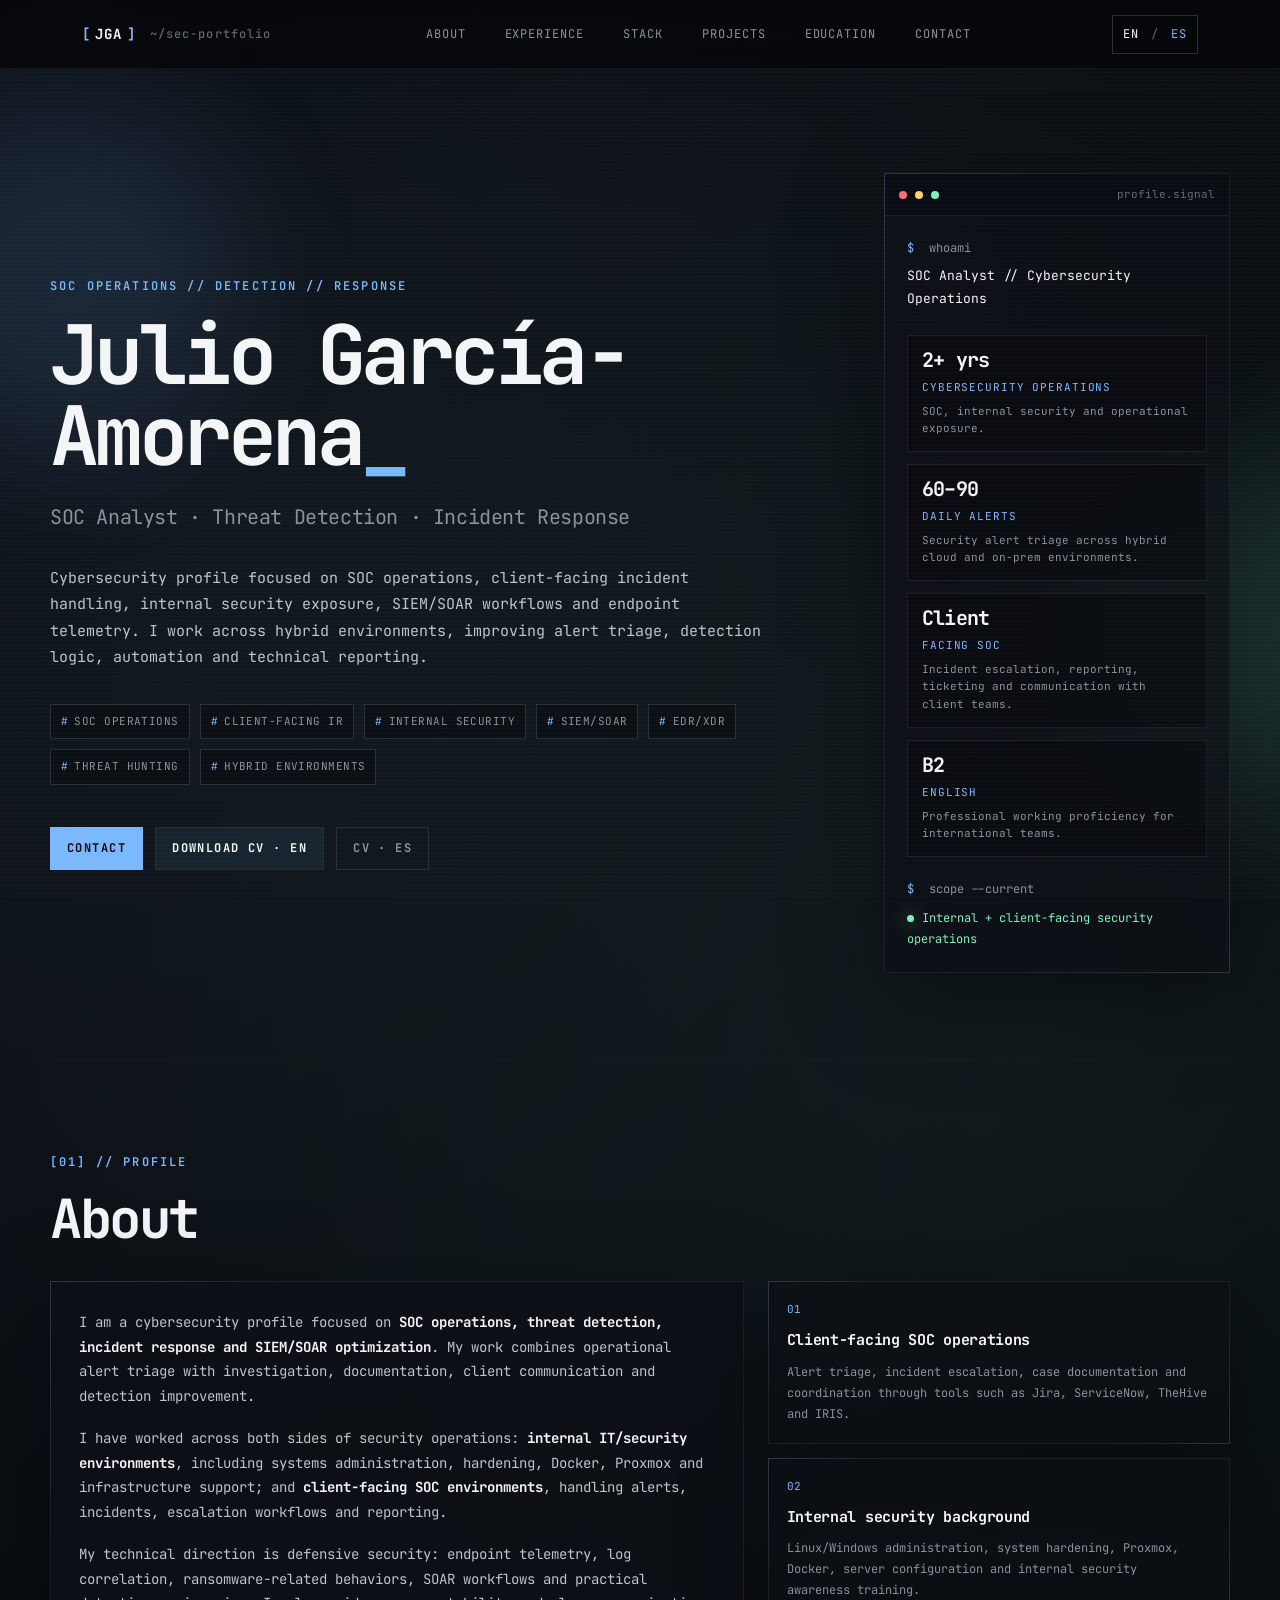
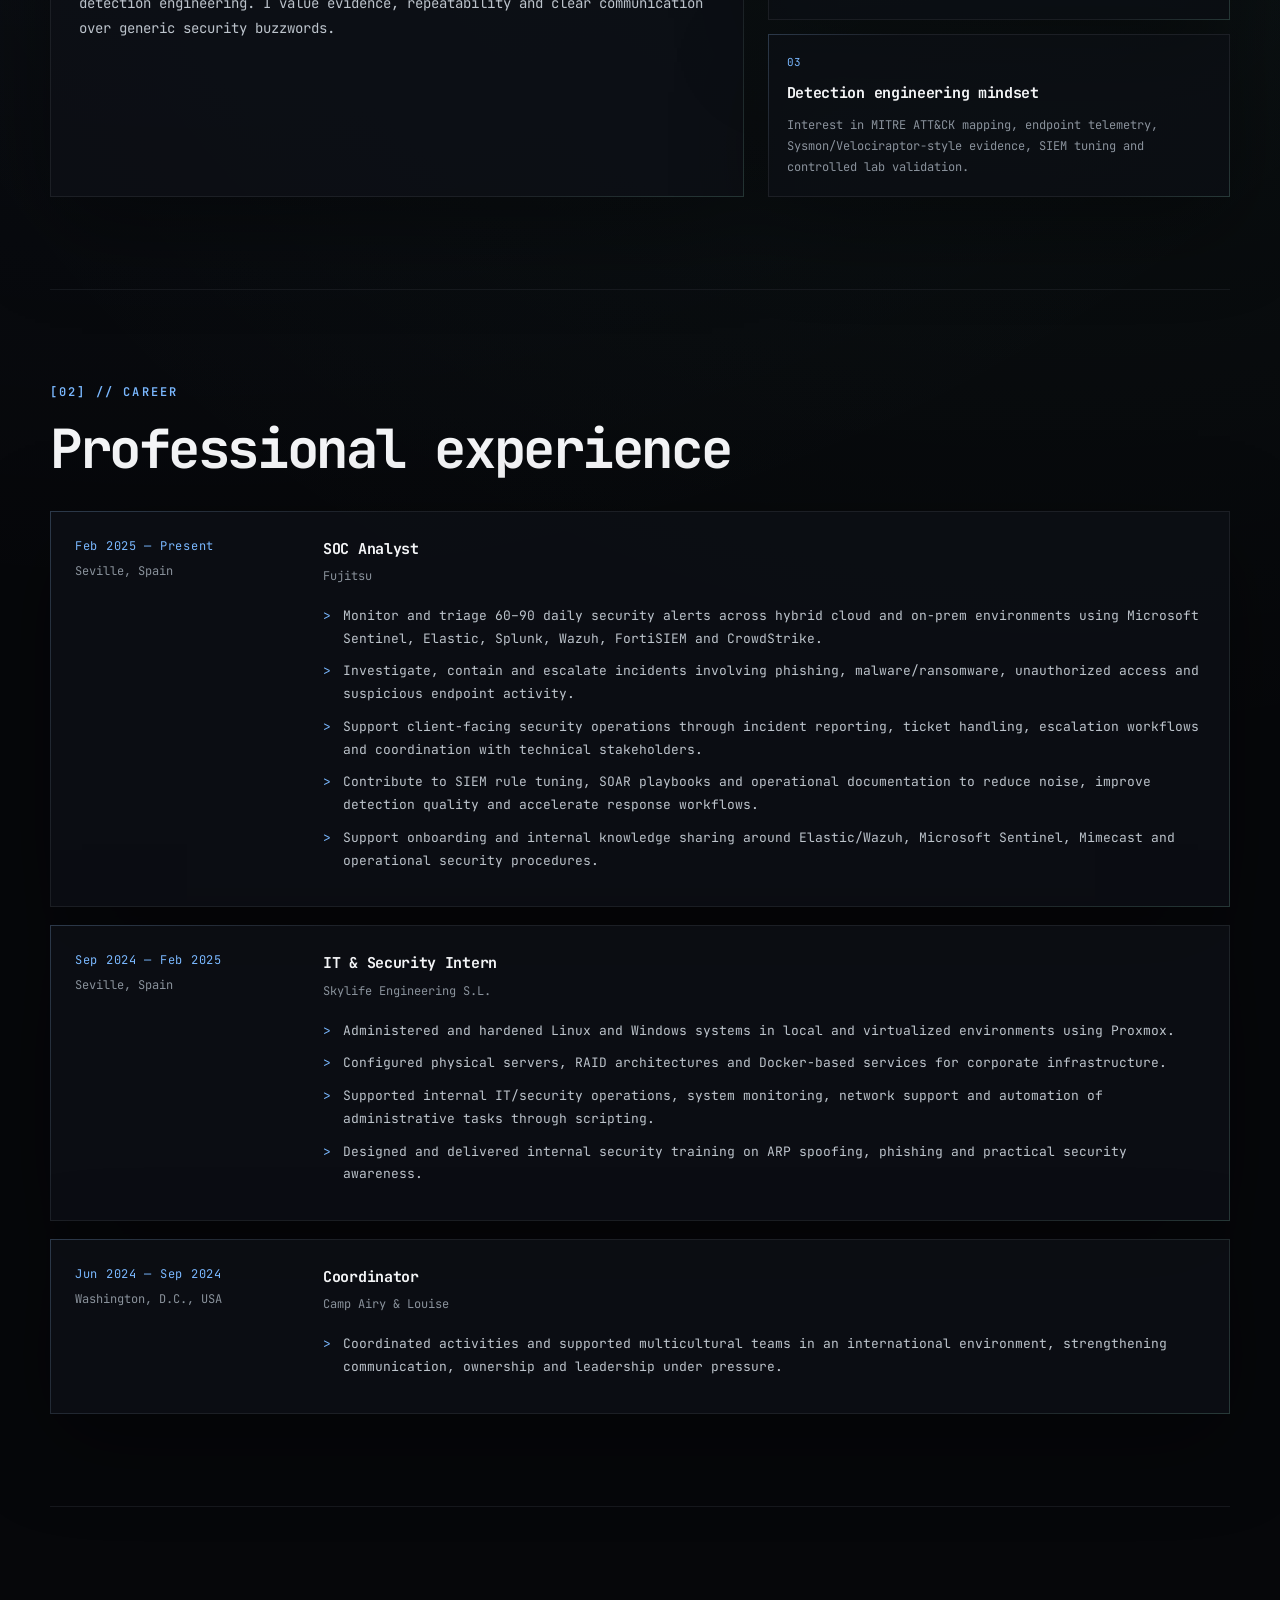
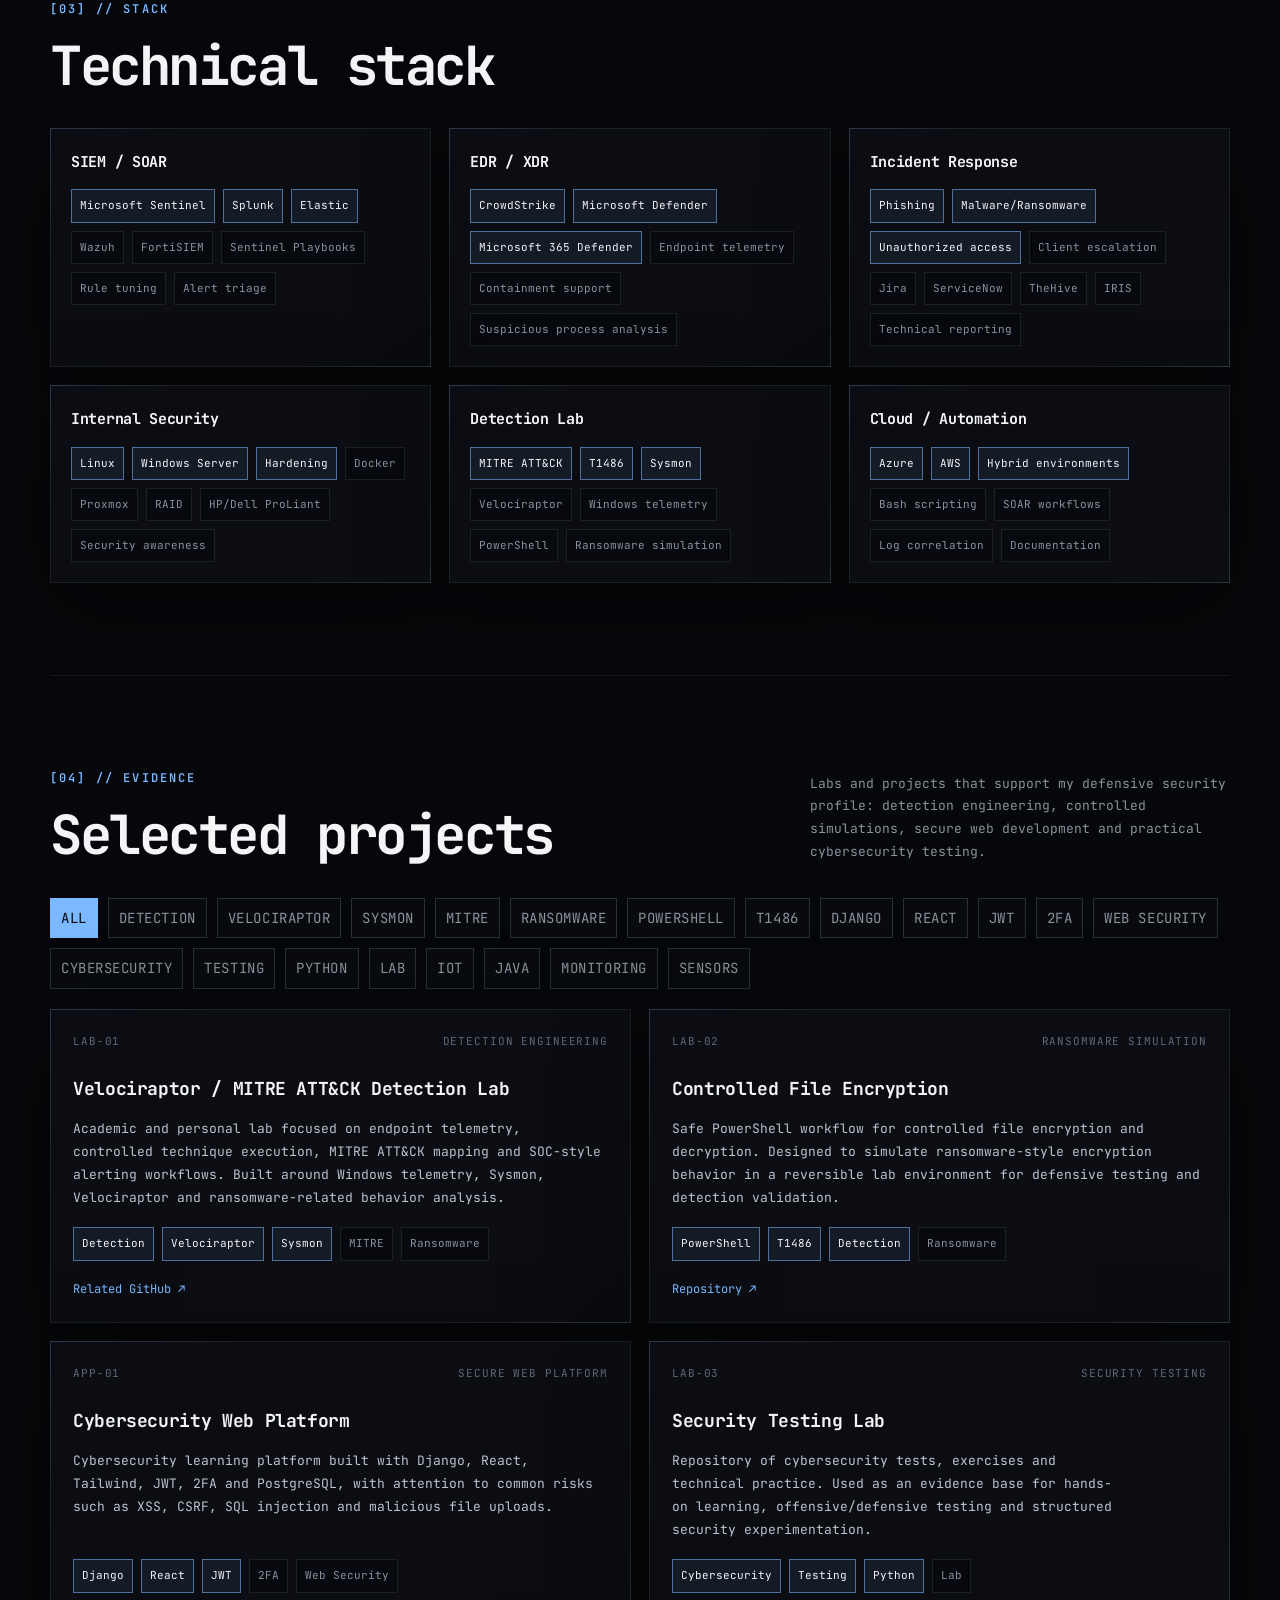
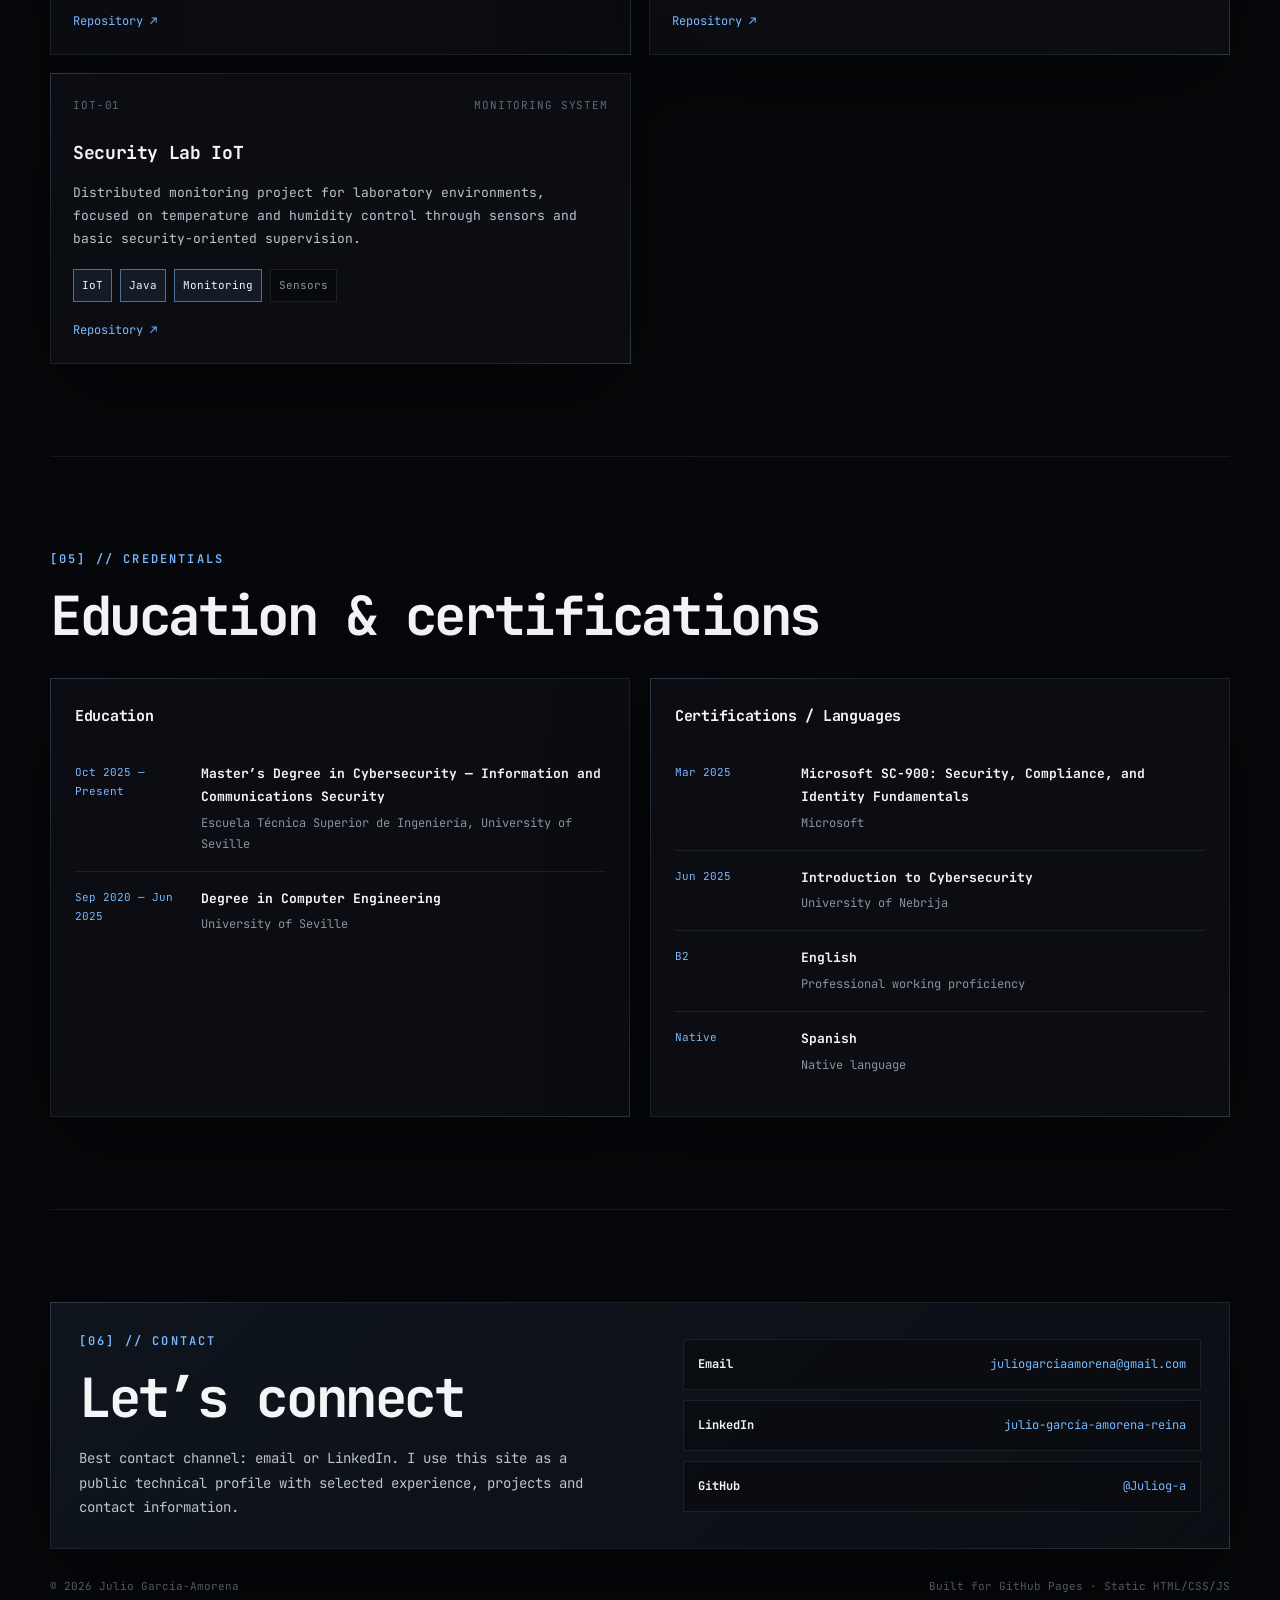
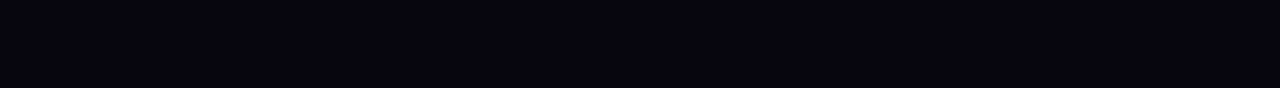
<file: index.html>
<!DOCTYPE html>
<html lang="en" class="no-js">
<head>
  <meta charset="UTF-8" />
  <meta name="viewport" content="width=device-width, initial-scale=1.0" />
  <meta name="description" content="Julio García-Amorena — SOC Analyst portfolio focused on cybersecurity operations, threat detection, incident response, SIEM/SOAR, EDR/XDR and detection engineering." />
  <meta name="theme-color" content="#06070a" />
  <meta property="og:title" content="Julio García-Amorena — SOC Analyst" />
  <meta property="og:description" content="Cybersecurity portfolio: SOC operations, client-facing incident response, internal security, SIEM/SOAR, EDR/XDR and detection engineering labs." />
  <meta property="og:type" content="website" />
  <title>Julio García-Amorena — SOC Analyst</title>
  <link rel="preconnect" href="https://fonts.googleapis.com">
  <link rel="preconnect" href="https://fonts.gstatic.com" crossorigin>
  <link href="https://fonts.googleapis.com/css2?family=JetBrains+Mono:wght@400;500;600;700;800&display=swap" rel="stylesheet">
  <link rel="stylesheet" href="styles.css" />
</head>
<body>
  <a class="skip-link" href="#main">Skip to content</a>

  <div class="fx-grid" aria-hidden="true"></div>
  <div class="fx-scan" aria-hidden="true"></div>
  <div class="fx-orb fx-orb-a" aria-hidden="true"></div>
  <div class="fx-orb fx-orb-b" aria-hidden="true"></div>

  <header class="topbar" id="top">
    <div class="topbar-inner">
      <a class="brand" href="#top" aria-label="Go to top">
        <span class="brand-bracket">[</span><span class="brand-core">JGA</span><span class="brand-bracket">]</span>
        <span class="brand-path">~/sec-portfolio</span>
      </a>

      <nav class="desktop-nav" aria-label="Primary navigation">
        <a href="#about" data-i18n="nav.about">About</a>
        <a href="#experience" data-i18n="nav.experience">Experience</a>
        <a href="#skills" data-i18n="nav.skills">Stack</a>
        <a href="#projects" data-i18n="nav.projects">Projects</a>
        <a href="#education" data-i18n="nav.education">Education</a>
        <a href="#contact" data-i18n="nav.contact">Contact</a>
      </nav>

      <div class="topbar-actions">
        <button class="lang-toggle" id="langToggle" type="button" aria-label="Change language">
          <span class="lang-toggle__current" id="langCurrent">EN</span>
          <span class="lang-toggle__sep">/</span>
          <span class="lang-toggle__next" id="langNext">ES</span>
        </button>
        <button class="menu-btn" id="menuBtn" type="button" aria-label="Open menu" aria-expanded="false">
          <span></span><span></span><span></span>
        </button>
      </div>
    </div>

    <nav class="mobile-nav" id="mobileNav" aria-label="Mobile navigation">
      <a href="#about" data-i18n="nav.about">About</a>
      <a href="#experience" data-i18n="nav.experience">Experience</a>
      <a href="#skills" data-i18n="nav.skills">Stack</a>
      <a href="#projects" data-i18n="nav.projects">Projects</a>
      <a href="#education" data-i18n="nav.education">Education</a>
      <a href="#contact" data-i18n="nav.contact">Contact</a>
    </nav>
  </header>

  <main id="main">
    <section class="hero shell" id="home">
      <div class="hero-copy reveal">
        <p class="eyebrow" data-i18n="hero.eyebrow">SOC OPERATIONS // DETECTION // RESPONSE</p>
        <h1 id="heroName">Julio García-Amorena</h1>
        <p class="role-line" id="heroRole">SOC Analyst · Threat Detection · Incident Response</p>
        <p class="hero-text" id="heroSummary">
          Cybersecurity profile focused on SOC operations, SIEM/SOAR workflows, endpoint telemetry and client-facing incident response.
        </p>

        <div class="hero-tags" id="heroTags" aria-label="Profile tags"></div>

        <div class="cta-row">
          <a class="btn btn-primary" id="contactCta" href="#contact" data-i18n="hero.contactCta">Contact</a>
          <a class="btn btn-secondary" id="cvEn" href="assets/CV_Julio_Garcia-Amorena_Reina_EN.pdf" download data-i18n="hero.cvEn">Download CV · EN</a>
          <a class="btn btn-ghost" id="cvEs" href="assets/CV_Julio_Garcia-Amorena_Reina_ES.pdf" download data-i18n="hero.cvEs">CV · ES</a>
        </div>
      </div>

      <aside class="terminal-card reveal" aria-label="Key professional signals">
        <div class="terminal-head">
          <span class="dot dot-red"></span><span class="dot dot-yellow"></span><span class="dot dot-green"></span>
          <span class="terminal-title">profile.signal</span>
        </div>
        <div class="terminal-body">
          <div class="terminal-line"><span class="prompt">$</span> whoami</div>
          <div class="terminal-output" id="terminalWhoami">SOC Analyst // Cybersecurity Operations</div>
          <div class="signal-grid" id="highlightGrid"></div>
          <div class="terminal-line terminal-line--last"><span class="prompt">$</span> scope --current</div>
          <div class="availability" id="availabilityText">Internal + client-facing security operations</div>
        </div>
      </aside>
    </section>

    <section class="section shell" id="about">
      <div class="section-head reveal">
        <p class="section-code">[01] // <span data-i18n="sections.profile">PROFILE</span></p>
        <h2 data-i18n="sections.aboutTitle">About</h2>
      </div>
      <div class="about-grid reveal">
        <div class="copy-panel" id="aboutText"></div>
        <div class="focus-grid" id="focusGrid"></div>
      </div>
    </section>

    <section class="section shell" id="experience">
      <div class="section-head reveal">
        <p class="section-code">[02] // <span data-i18n="sections.career">CAREER</span></p>
        <h2 data-i18n="sections.experienceTitle">Experience</h2>
      </div>
      <div class="timeline reveal" id="experienceList"></div>
    </section>

    <section class="section shell" id="skills">
      <div class="section-head reveal">
        <p class="section-code">[03] // <span data-i18n="sections.stack">STACK</span></p>
        <h2 data-i18n="sections.skillsTitle">Technical stack</h2>
      </div>
      <div class="skills-grid reveal" id="skillsGrid"></div>
    </section>

    <section class="section shell" id="projects">
      <div class="section-head section-head--split reveal">
        <div>
          <p class="section-code">[04] // <span data-i18n="sections.evidence">EVIDENCE</span></p>
          <h2 data-i18n="sections.projectsTitle">Selected projects</h2>
        </div>
        <p class="section-intro" id="projectsIntro">Labs and projects that support my defensive security profile.</p>
      </div>
      <div class="project-toolbar reveal" id="projectToolbar"></div>
      <div class="projects-grid reveal" id="projectsGrid"></div>
    </section>

    <section class="section shell" id="education">
      <div class="section-head reveal">
        <p class="section-code">[05] // <span data-i18n="sections.credentials">CREDENTIALS</span></p>
        <h2 data-i18n="sections.educationTitle">Education & certifications</h2>
      </div>
      <div class="credentials-grid reveal">
        <div class="data-panel">
          <h3 data-i18n="credentialLabels.educationLabel">Education</h3>
          <div id="educationList"></div>
        </div>
        <div class="data-panel">
          <h3 data-i18n="credentialLabels.certLabel">Certifications / Languages</h3>
          <div id="certList"></div>
        </div>
      </div>
    </section>

    <section class="section shell contact-section" id="contact">
      <div class="contact-panel reveal">
        <div>
          <p class="section-code">[06] // <span data-i18n="sections.contact">CONTACT</span></p>
          <h2 data-i18n="contact.title">Let’s connect</h2>
          <p class="contact-copy" id="contactCopy">Best channel: email or LinkedIn.</p>
        </div>
        <div class="contact-links" id="contactLinks"></div>
      </div>

      <footer class="footer">
        <span>© <span id="year"></span> Julio García-Amorena</span>
        <span>Built for GitHub Pages · Static HTML/CSS/JS</span>
      </footer>
    </section>
  </main>

  <script src="script.js"></script>
</body>
</html>
</file>
<file: styles.css>
:root {
  --bg: #06070a;
  --bg-2: #080a0f;
  --panel: rgba(13, 16, 22, 0.78);
  --panel-strong: rgba(17, 21, 29, 0.92);
  --line: #1c1f25;
  --line-strong: #2a2e36;
  --text: #cfd3d8;
  --text-strong: #f4f5f7;
  --muted: #8a929c;
  --muted-2: #5f6874;
  --accent: #7ab8ff;
  --accent-2: #79f2c0;
  --accent-rgb: 122, 184, 255;
  --danger: #ff6b7a;
  --warning: #ffd166;
  --shadow: 0 28px 90px rgba(0, 0, 0, 0.38);
  --mono: 'JetBrains Mono', ui-monospace, SFMono-Regular, Menlo, Monaco, Consolas, monospace;
}

* { box-sizing: border-box; }
html { scroll-behavior: smooth; }
body {
  margin: 0;
  min-height: 100vh;
  background: radial-gradient(circle at 15% 8%, rgba(var(--accent-rgb), 0.08), transparent 28%),
              radial-gradient(circle at 82% 16%, rgba(121, 242, 192, 0.06), transparent 24%),
              var(--bg);
  color: var(--text);
  font-family: var(--mono);
  font-size: 14px;
  line-height: 1.75;
  overflow-x: hidden;
}

body.menu-open { overflow: hidden; }
a { color: inherit; }
::selection { background: var(--accent); color: #06070a; }
::-webkit-scrollbar { width: 8px; height: 8px; }
::-webkit-scrollbar-track { background: #08090c; }
::-webkit-scrollbar-thumb { background: #1c1f25; }
::-webkit-scrollbar-thumb:hover { background: #2a2e36; }

.skip-link {
  position: absolute;
  left: -999px;
  top: 10px;
  z-index: 9999;
  background: var(--accent);
  color: var(--bg);
  padding: 8px 12px;
  text-decoration: none;
}
.skip-link:focus { left: 10px; }

.fx-grid,
.fx-scan,
.fx-orb { position: fixed; pointer-events: none; }
.fx-grid {
  inset: 0;
  z-index: 0;
  opacity: 0.18;
  background-image:
    linear-gradient(rgba(var(--accent-rgb), .09) 1px, transparent 1px),
    linear-gradient(90deg, rgba(var(--accent-rgb), .09) 1px, transparent 1px);
  background-size: 46px 46px;
  mask-image: radial-gradient(circle at center, black 0%, transparent 72%);
}
.fx-scan {
  inset: 0;
  z-index: 3;
  background: repeating-linear-gradient(0deg, transparent 0 3px, rgba(255,255,255,0.018) 3px 4px);
  mix-blend-mode: screen;
}
.fx-orb {
  z-index: 0;
  width: 360px;
  height: 360px;
  filter: blur(70px);
  opacity: .12;
  border-radius: 999px;
  background: var(--accent);
}
.fx-orb-a { top: 90px; left: -120px; }
.fx-orb-b { bottom: 10%; right: -130px; background: var(--accent-2); }

.topbar {
  position: sticky;
  top: 0;
  z-index: 100;
  background: rgba(6, 7, 10, 0.84);
  border-bottom: 1px solid #14171c;
  backdrop-filter: blur(14px);
  -webkit-backdrop-filter: blur(14px);
}
.topbar-inner {
  max-width: 1180px;
  margin: 0 auto;
  min-height: 68px;
  padding: 0 32px;
  display: flex;
  align-items: center;
  justify-content: space-between;
  gap: 28px;
}
.brand {
  display: inline-flex;
  align-items: center;
  gap: 4px;
  text-decoration: none;
  letter-spacing: .08em;
  white-space: nowrap;
  font-weight: 700;
}
.brand-core { color: var(--text-strong); }
.brand-bracket { color: var(--accent); }
.brand-path {
  margin-left: 10px;
  color: var(--muted-2);
  font-size: 12px;
  font-weight: 500;
}
.desktop-nav {
  display: flex;
  gap: clamp(14px, 2.2vw, 26px);
  color: var(--muted);
  font-size: 12px;
  letter-spacing: .08em;
  text-transform: uppercase;
}
.desktop-nav a,
.mobile-nav a {
  position: relative;
  text-decoration: none;
  transition: color .18s ease;
}
.desktop-nav a::before,
.mobile-nav a::before {
  content: '>'; 
  color: var(--accent);
  opacity: 0;
  margin-right: 5px;
  transition: opacity .18s ease;
}
.desktop-nav a:hover,
.mobile-nav a:hover { color: var(--text-strong); }
.desktop-nav a:hover::before,
.mobile-nav a:hover::before { opacity: 1; }
.topbar-actions { display: flex; align-items: center; gap: 12px; }
.lang-toggle,
.menu-btn {
  font: inherit;
  color: var(--text);
  background: transparent;
  border: 1px solid var(--line-strong);
  cursor: pointer;
}
.lang-toggle {
  padding: 8px 10px;
  font-size: 12px;
  letter-spacing: .08em;
  text-transform: uppercase;
}
.lang-toggle:hover,
.menu-btn:hover { border-color: var(--accent); color: var(--accent); }
.lang-toggle__current { color: var(--text-strong); }
.lang-toggle__sep { color: var(--muted-2); padding: 0 4px; }
.lang-toggle__next { color: var(--accent); }
.menu-btn {
  display: none;
  width: 40px;
  height: 38px;
  padding: 9px;
}
.menu-btn span {
  display: block;
  height: 1px;
  background: currentColor;
  margin: 5px 0;
}
.mobile-nav {
  display: none;
  border-top: 1px solid var(--line);
  padding: 12px 32px 18px;
  background: rgba(6, 7, 10, .96);
}
.mobile-nav a {
  display: block;
  padding: 10px 0;
  color: var(--muted);
  font-size: 12px;
  letter-spacing: .08em;
  text-transform: uppercase;
}
.mobile-nav.is-open { display: block; }
@media (min-width: 1081px) { .mobile-nav, .mobile-nav.is-open { display: none !important; } }

.shell {
  position: relative;
  z-index: 2;
  width: min(1180px, calc(100% - 64px));
  margin: 0 auto;
}
.hero {
  min-height: calc(100vh - 68px);
  padding: 104px 0 86px;
  display: grid;
  grid-template-columns: minmax(0, 1.38fr) minmax(320px, 0.62fr);
  align-items: center;
  gap: 64px;
}
.eyebrow,
.section-code {
  margin: 0 0 18px;
  color: var(--accent);
  font-size: 12px;
  font-weight: 600;
  letter-spacing: .18em;
  text-transform: uppercase;
}
h1, h2, h3, p { text-wrap: pretty; }
h1 {
  margin: 0;
  color: var(--text-strong);
  font-size: clamp(42px, 8vw, 82px);
  line-height: .98;
  letter-spacing: -.055em;
  font-weight: 700;
}
h1::after {
  content: '_';
  display: inline-block;
  color: var(--accent);
  animation: blink 1.1s steps(2, start) infinite;
}
.role-line {
  margin: 24px 0 0;
  color: var(--muted);
  font-size: clamp(15px, 1.7vw, 20px);
  letter-spacing: -.02em;
}
.hero-text {
  margin: 30px 0 0;
  max-width: 720px;
  color: #bfc4cb;
  font-size: 15px;
}
.hero-tags {
  display: flex;
  flex-wrap: wrap;
  gap: 10px;
  margin: 34px 0 0;
}
.tag,
.project-filter {
  display: inline-flex;
  align-items: center;
  gap: 6px;
  padding: 7px 10px;
  border: 1px solid var(--line-strong);
  background: rgba(10, 13, 18, .66);
  color: var(--muted);
  font-size: 11px;
  letter-spacing: .04em;
  text-transform: uppercase;
}
.tag::before {
  content: '#';
  color: var(--accent);
}
.cta-row {
  display: flex;
  flex-wrap: wrap;
  gap: 12px;
  margin-top: 42px;
}
.btn {
  display: inline-flex;
  align-items: center;
  justify-content: center;
  min-height: 42px;
  padding: 10px 16px;
  border: 1px solid var(--line-strong);
  text-decoration: none;
  font-size: 12px;
  font-weight: 700;
  letter-spacing: .12em;
  text-transform: uppercase;
  transition: transform .18s ease, border-color .18s ease, color .18s ease, background .18s ease;
}
.btn:hover { transform: translateY(-2px); border-color: var(--accent); }
.btn-primary { background: var(--accent); color: var(--bg); border-color: var(--accent); }
.btn-secondary { color: var(--text-strong); background: rgba(var(--accent-rgb), .08); }
.btn-ghost { color: var(--muted); }

.terminal-card,
.copy-panel,
.focus-card,
.exp-card,
.skill-card,
.project-card,
.data-panel,
.contact-panel {
  border: 1px solid var(--line);
  background: var(--panel);
  box-shadow: var(--shadow);
  position: relative;
}
.terminal-card::before,
.copy-panel::before,
.focus-card::before,
.exp-card::before,
.skill-card::before,
.project-card::before,
.data-panel::before,
.contact-panel::before {
  content: '';
  position: absolute;
  inset: -1px;
  pointer-events: none;
  border: 1px solid transparent;
  background: linear-gradient(135deg, rgba(var(--accent-rgb), .38), transparent 22%, transparent 78%, rgba(121,242,192,.28)) border-box;
  mask: linear-gradient(#fff 0 0) padding-box, linear-gradient(#fff 0 0);
  mask-composite: exclude;
  opacity: .45;
}
.terminal-head {
  height: 42px;
  display: flex;
  align-items: center;
  gap: 8px;
  padding: 0 14px;
  border-bottom: 1px solid var(--line);
  background: rgba(10, 13, 18, .78);
}
.dot { width: 8px; height: 8px; border-radius: 50%; display: inline-block; }
.dot-red { background: var(--danger); }
.dot-yellow { background: var(--warning); }
.dot-green { background: var(--accent-2); }
.terminal-title {
  margin-left: auto;
  color: var(--muted-2);
  font-size: 11px;
}
.terminal-body { padding: 22px; }
.terminal-line { color: var(--muted); font-size: 12px; }
.terminal-line--last { margin-top: 22px; }
.prompt { color: var(--accent); margin-right: 8px; }
.terminal-output {
  margin-top: 6px;
  color: var(--text-strong);
  font-size: 13px;
}
.signal-grid {
  display: grid;
  grid-template-columns: 1fr;
  gap: 12px;
  margin-top: 24px;
}
.signal {
  padding: 14px;
  border: 1px solid var(--line);
  background: rgba(6, 7, 10, .42);
}
.signal strong {
  display: block;
  color: var(--text-strong);
  font-size: 20px;
  line-height: 1;
  letter-spacing: -.04em;
}
.signal span {
  display: block;
  margin-top: 8px;
  color: var(--accent);
  font-size: 11px;
  text-transform: uppercase;
  letter-spacing: .08em;
}
.signal small {
  display: block;
  margin-top: 6px;
  color: var(--muted);
  font-size: 11px;
  line-height: 1.55;
}
.availability {
  margin-top: 8px;
  color: var(--accent-2);
  font-size: 12px;
}
.availability::before {
  content: '';
  display: inline-block;
  width: 7px;
  height: 7px;
  margin-right: 8px;
  border-radius: 999px;
  background: var(--accent-2);
  box-shadow: 0 0 18px rgba(121, 242, 192, .78);
}

.section {
  padding: 92px 0;
  border-top: 1px solid rgba(28,31,37,.72);
}
.section-head { margin-bottom: 34px; }
.section-head--split {
  display: grid;
  grid-template-columns: 1fr minmax(260px, 420px);
  gap: 30px;
  align-items: end;
}
h2 {
  margin: 0;
  color: var(--text-strong);
  font-size: clamp(28px, 4.5vw, 54px);
  line-height: 1.04;
  letter-spacing: -.045em;
}
h3 {
  margin: 0;
  color: var(--text-strong);
  font-size: 15px;
  letter-spacing: -.02em;
}
.section-intro {
  margin: 0;
  color: var(--muted);
  font-size: 13px;
}
.about-grid {
  display: grid;
  grid-template-columns: 1.2fr .8fr;
  gap: 24px;
}
.copy-panel { padding: 28px; }
.copy-panel p {
  margin: 0 0 18px;
  color: #bdc4cc;
  font-size: 14px;
}
.copy-panel p:last-child { margin-bottom: 0; }
.copy-panel strong { color: var(--text-strong); font-weight: 700; }
.focus-grid {
  display: grid;
  grid-template-columns: 1fr;
  gap: 14px;
}
.focus-card { padding: 18px; background: rgba(13,16,22,.68); }
.focus-card .index {
  color: var(--accent);
  font-size: 11px;
  margin-bottom: 8px;
}
.focus-card p {
  margin: 8px 0 0;
  color: var(--muted);
  font-size: 12px;
}

.timeline { display: grid; gap: 18px; }
.exp-card {
  display: grid;
  grid-template-columns: 220px 1fr;
  gap: 28px;
  padding: 24px;
}
.exp-period {
  color: var(--accent);
  font-size: 12px;
  letter-spacing: .06em;
}
.exp-company {
  margin-top: 4px;
  color: var(--muted);
  font-size: 12px;
}
ul.clean-list {
  margin: 18px 0 0;
  padding: 0;
  list-style: none;
}
ul.clean-list li {
  position: relative;
  padding-left: 20px;
  margin-bottom: 10px;
  color: #bdc4cc;
  font-size: 13px;
}
ul.clean-list li::before {
  content: '>'; 
  position: absolute;
  left: 0;
  top: 0;
  color: var(--accent);
}
.skills-grid {
  display: grid;
  grid-template-columns: repeat(3, 1fr);
  gap: 18px;
}
.skill-card { padding: 20px; }
.skill-card h3 { margin-bottom: 14px; }
.chips {
  display: flex;
  flex-wrap: wrap;
  gap: 8px;
}
.chip {
  border: 1px solid var(--line);
  background: rgba(6, 7, 10, .42);
  color: var(--muted);
  padding: 6px 8px;
  font-size: 11px;
}
.chip.is-priority {
  color: var(--text-strong);
  border-color: rgba(var(--accent-rgb), .55);
  background: rgba(var(--accent-rgb), .08);
}
.project-toolbar {
  display: flex;
  flex-wrap: wrap;
  gap: 10px;
  margin-bottom: 20px;
}
.project-filter {
  cursor: pointer;
  font: inherit;
}
.project-filter.is-active {
  color: var(--bg);
  background: var(--accent);
  border-color: var(--accent);
}
.projects-grid {
  display: grid;
  grid-template-columns: repeat(2, 1fr);
  gap: 18px;
}
.project-card {
  min-height: 270px;
  padding: 22px;
  display: flex;
  flex-direction: column;
}
.project-meta {
  display: flex;
  justify-content: space-between;
  gap: 12px;
  color: var(--muted-2);
  font-size: 11px;
  text-transform: uppercase;
  letter-spacing: .08em;
  margin-bottom: 22px;
}
.project-card h3 { font-size: 18px; }
.project-card p {
  margin: 14px 0 18px;
  color: #bdc4cc;
  font-size: 13px;
}
.project-card .chips { margin-top: auto; }
.project-links {
  margin-top: 18px;
  display: flex;
  gap: 10px;
  flex-wrap: wrap;
}
.project-links a {
  color: var(--accent);
  font-size: 12px;
  text-decoration: none;
}
.project-links a:hover { text-decoration: underline; }
.credentials-grid {
  display: grid;
  grid-template-columns: 1fr 1fr;
  gap: 20px;
}
.data-panel { padding: 24px; }
.data-panel h3 { margin-bottom: 18px; }
.data-row {
  display: grid;
  grid-template-columns: 110px 1fr;
  gap: 16px;
  padding: 16px 0;
  border-top: 1px solid var(--line);
}
.data-row:first-of-type { border-top: 0; }
.data-row time,
.data-row .data-kicker {
  color: var(--accent);
  font-size: 11px;
}
.data-row strong {
  display: block;
  color: var(--text-strong);
  font-size: 13px;
}
.data-row span {
  display: block;
  color: var(--muted);
  margin-top: 4px;
  font-size: 12px;
}
.contact-panel {
  display: grid;
  grid-template-columns: 1fr .9fr;
  gap: 28px;
  padding: 28px;
  background: linear-gradient(135deg, rgba(var(--accent-rgb), .08), rgba(13,16,22,.88));
}
.contact-copy {
  color: #bdc4cc;
  margin: 20px 0 0;
  max-width: 650px;
}
.contact-links {
  display: grid;
  gap: 10px;
  align-content: center;
}
.contact-link {
  display: flex;
  justify-content: space-between;
  gap: 14px;
  padding: 14px;
  border: 1px solid var(--line);
  background: rgba(6,7,10,.38);
  text-decoration: none;
  transition: border-color .18s ease, transform .18s ease;
}
.contact-link:hover { border-color: var(--accent); transform: translateY(-2px); }
.contact-link strong { color: var(--text-strong); font-size: 12px; }
.contact-link span { color: var(--accent); font-size: 12px; overflow-wrap: anywhere; text-align: right; }
.footer {
  display: flex;
  justify-content: space-between;
  gap: 16px;
  padding: 28px 0 0;
  color: var(--muted-2);
  font-size: 11px;
}

.reveal {
  opacity: 1;
  transform: none;
}
html.js .reveal {
  opacity: 0;
  transform: translateY(16px);
  transition: opacity .6s ease, transform .6s ease;
}
html.js .reveal.is-visible {
  opacity: 1;
  transform: translateY(0);
}
@keyframes blink { 0%, 100% { opacity: 1; } 50% { opacity: .22; } }

@media (max-width: 1080px) {
  .desktop-nav { display: none; }
  .menu-btn { display: block; }
  .hero { grid-template-columns: 1fr; min-height: auto; padding-top: 82px; }
  .terminal-card { max-width: 560px; }
  .about-grid, .section-head--split, .contact-panel { grid-template-columns: 1fr; }
  .skills-grid { grid-template-columns: repeat(2, 1fr); }
  .projects-grid { grid-template-columns: 1fr; }
  .credentials-grid { grid-template-columns: 1fr; }
}
@media (max-width: 680px) {
  body { font-size: 13px; }
  .shell { width: min(100% - 32px, 1180px); }
  .topbar-inner { padding: 0 16px; min-height: 62px; }
  .brand-path { display: none; }
  .mobile-nav { padding-left: 16px; padding-right: 16px; }
  .hero { padding: 62px 0 66px; gap: 36px; }
  h1 { font-size: clamp(38px, 13vw, 56px); }
  .role-line { font-size: 14px; }
  .hero-text { font-size: 13px; }
  .section { padding: 66px 0; }
  .terminal-body, .copy-panel, .data-panel, .contact-panel { padding: 20px; }
  .exp-card { grid-template-columns: 1fr; gap: 10px; padding: 20px; }
  .skills-grid { grid-template-columns: 1fr; }
  .data-row { grid-template-columns: 1fr; gap: 6px; }
  .footer { flex-direction: column; }
  .cta-row .btn { width: 100%; }
  .contact-link { flex-direction: column; }
  .contact-link span { text-align: left; }
}
</file>
